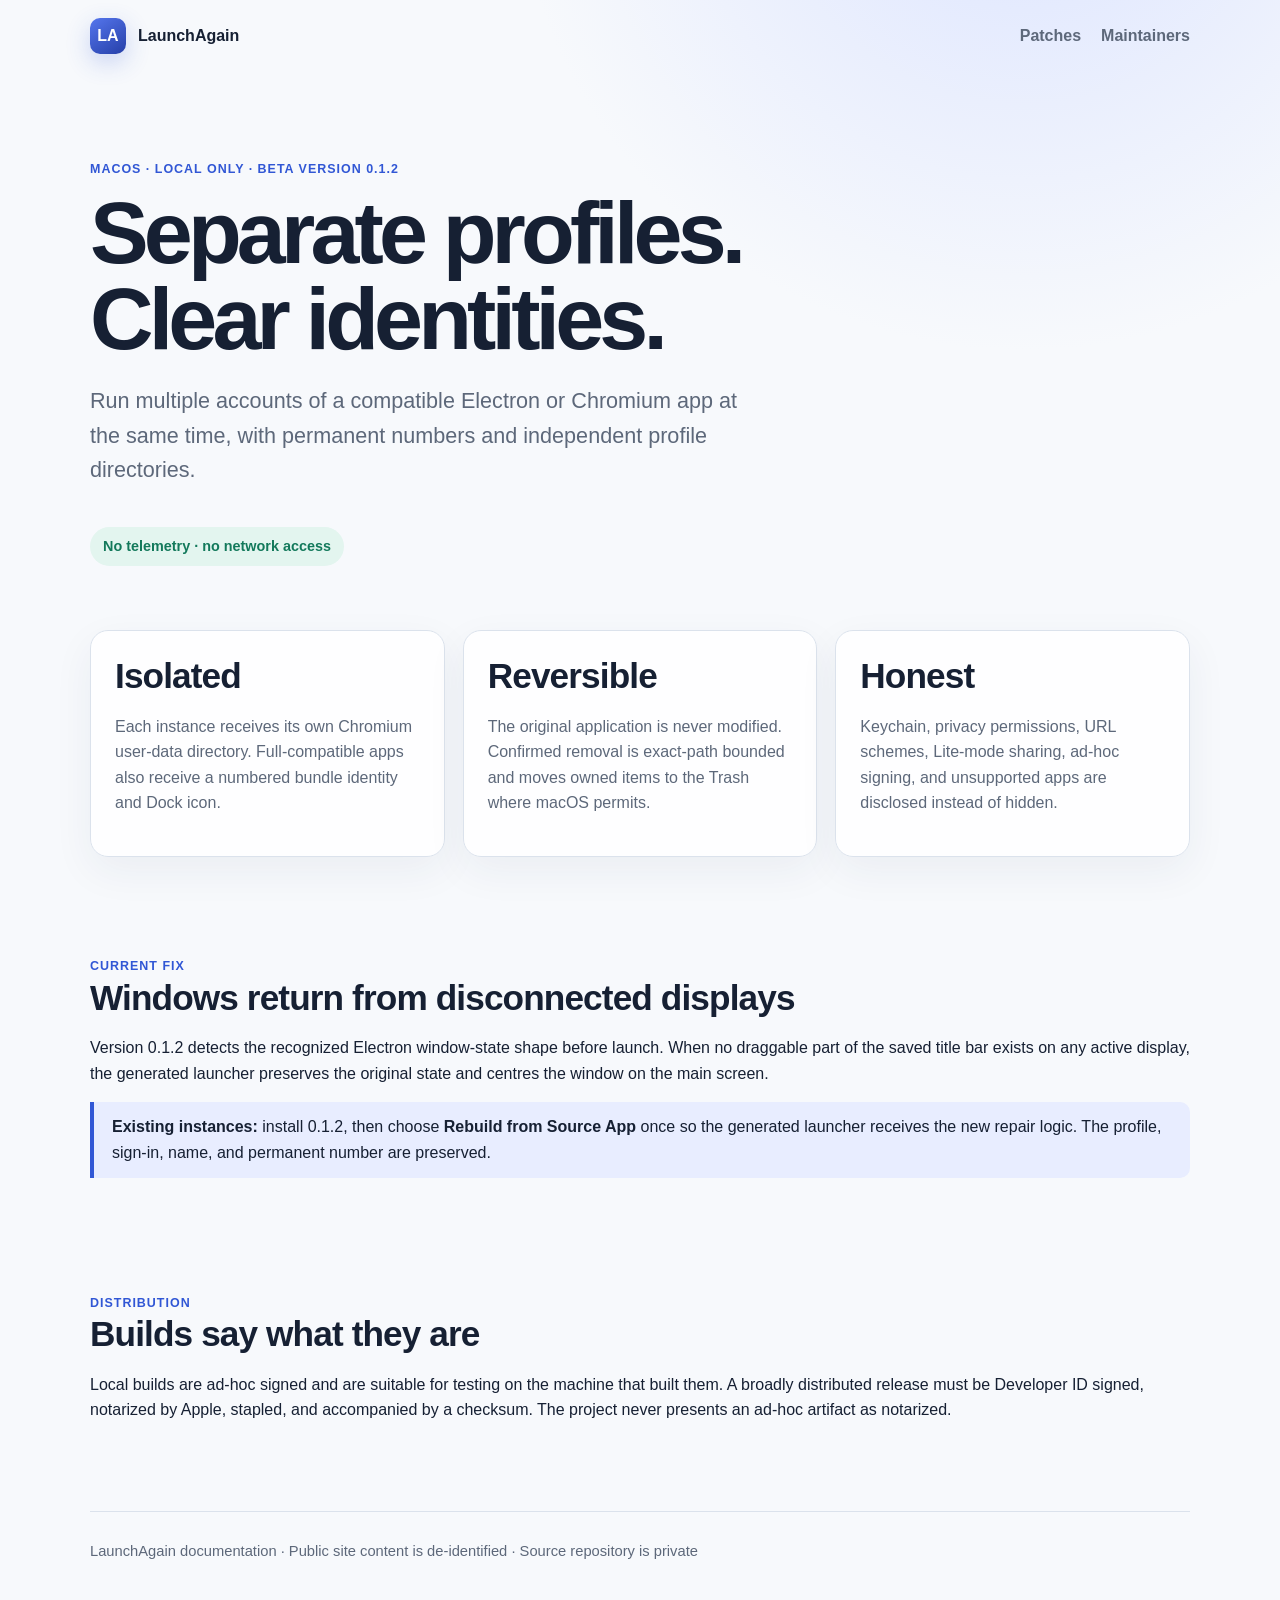
<file: site/index.html>
<!doctype html>
<html lang="en">
<head>
  <meta charset="utf-8">
  <meta name="viewport" content="width=device-width, initial-scale=1">
  <meta name="description" content="LaunchAgain is a local-only macOS utility for running isolated instances of compatible desktop applications.">
  <title>LaunchAgain</title>
  <link rel="icon" href="icon.svg" type="image/svg+xml">
  <link rel="stylesheet" href="styles.css">
</head>
<body>
  <nav aria-label="Primary navigation">
    <a class="brand" href="index.html"><span class="mark" aria-hidden="true">LA</span>LaunchAgain</a>
    <div class="links"><a href="patches.html">Patches</a><a href="maintainers.html">Maintainers</a></div>
  </nav>
  <main>
    <header class="hero">
      <div class="eyebrow">macOS · local only · beta version 0.1.2</div>
      <h1>Separate profiles. Clear identities.</h1>
      <p class="lead">Run multiple accounts of a compatible Electron or Chromium app at the same time, with permanent numbers and independent profile directories.</p>
      <span class="pill">No telemetry · no network access</span>
    </header>
    <section class="grid" aria-label="Project principles">
      <article class="card"><h2>Isolated</h2><p>Each instance receives its own Chromium user-data directory. Full-compatible apps also receive a numbered bundle identity and Dock icon.</p></article>
      <article class="card"><h2>Reversible</h2><p>The original application is never modified. Confirmed removal is exact-path bounded and moves owned items to the Trash where macOS permits.</p></article>
      <article class="card"><h2>Honest</h2><p>Keychain, privacy permissions, URL schemes, Lite-mode sharing, ad-hoc signing, and unsupported apps are disclosed instead of hidden.</p></article>
    </section>
    <section class="section">
      <div class="eyebrow">Current fix</div>
      <h2>Windows return from disconnected displays</h2>
      <p>Version 0.1.2 detects the recognized Electron window-state shape before launch. When no draggable part of the saved title bar exists on any active display, the generated launcher preserves the original state and centres the window on the main screen.</p>
      <p class="callout"><strong>Existing instances:</strong> install 0.1.2, then choose <strong>Rebuild from Source App</strong> once so the generated launcher receives the new repair logic. The profile, sign-in, name, and permanent number are preserved.</p>
    </section>
    <section class="section">
      <div class="eyebrow">Distribution</div>
      <h2>Builds say what they are</h2>
      <p>Local builds are ad-hoc signed and are suitable for testing on the machine that built them. A broadly distributed release must be Developer ID signed, notarized by Apple, stapled, and accompanied by a checksum. The project never presents an ad-hoc artifact as notarized.</p>
    </section>
  </main>
  <footer>LaunchAgain documentation · Public site content is de-identified · Source repository is private</footer>
</body>
</html>
</file>
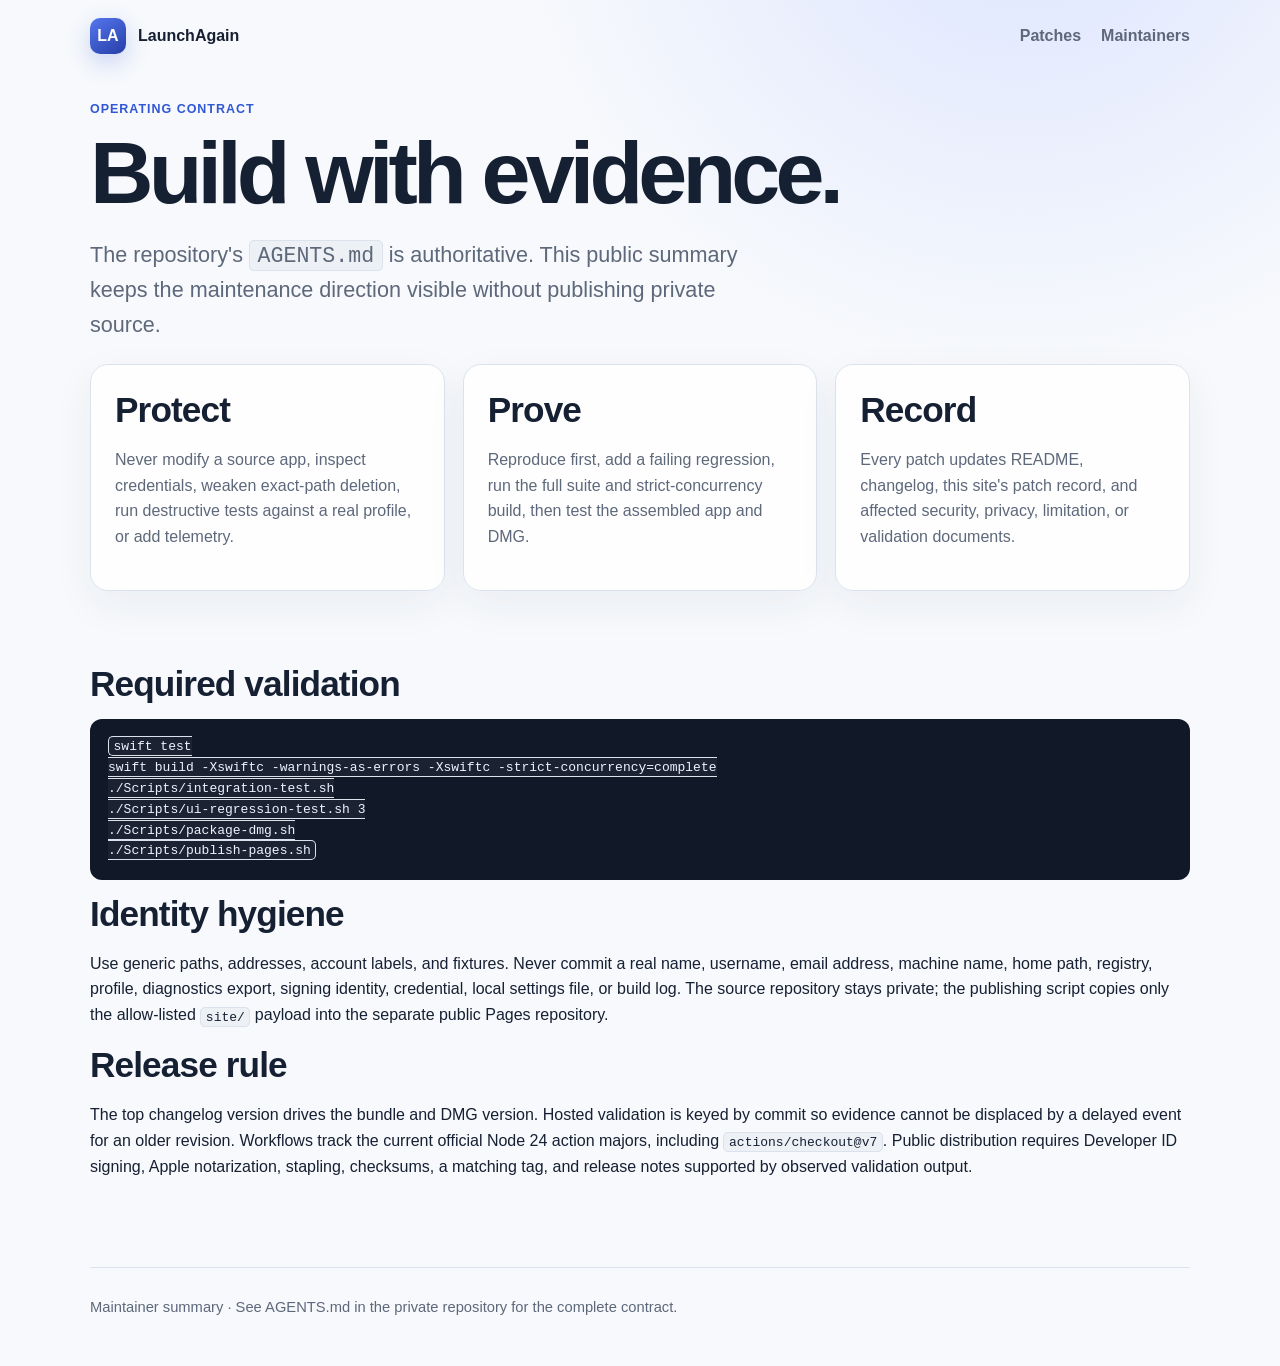
<file: site/maintainers.html>
<!doctype html>
<html lang="en">
<head>
  <meta charset="utf-8">
  <meta name="viewport" content="width=device-width, initial-scale=1">
  <meta name="description" content="LaunchAgain maintainer and AI-agent instructions.">
  <title>Maintainers · LaunchAgain</title>
  <link rel="icon" href="icon.svg" type="image/svg+xml">
  <link rel="stylesheet" href="styles.css">
</head>
<body>
  <nav aria-label="Primary navigation">
    <a class="brand" href="index.html"><span class="mark" aria-hidden="true">LA</span>LaunchAgain</a>
    <div class="links"><a href="patches.html">Patches</a><a href="maintainers.html" aria-current="page">Maintainers</a></div>
  </nav>
  <main class="section">
    <div class="eyebrow">Operating contract</div>
    <h1>Build with evidence.</h1>
    <p class="lead">The repository's <code>AGENTS.md</code> is authoritative. This public summary keeps the maintenance direction visible without publishing private source.</p>
    <section class="grid">
      <article class="card"><h2>Protect</h2><p>Never modify a source app, inspect credentials, weaken exact-path deletion, run destructive tests against a real profile, or add telemetry.</p></article>
      <article class="card"><h2>Prove</h2><p>Reproduce first, add a failing regression, run the full suite and strict-concurrency build, then test the assembled app and DMG.</p></article>
      <article class="card"><h2>Record</h2><p>Every patch updates README, changelog, this site's patch record, and affected security, privacy, limitation, or validation documents.</p></article>
    </section>
    <h2>Required validation</h2>
    <pre><code>swift test
swift build -Xswiftc -warnings-as-errors -Xswiftc -strict-concurrency=complete
./Scripts/integration-test.sh
./Scripts/ui-regression-test.sh 3
./Scripts/package-dmg.sh
./Scripts/publish-pages.sh</code></pre>
    <h2>Identity hygiene</h2>
    <p>Use generic paths, addresses, account labels, and fixtures. Never commit a real name, username, email address, machine name, home path, registry, profile, diagnostics export, signing identity, credential, local settings file, or build log. The source repository stays private; the publishing script copies only the allow-listed <code>site/</code> payload into the separate public Pages repository.</p>
    <h2>Release rule</h2>
    <p>The top changelog version drives the bundle and DMG version. Hosted validation is keyed by commit so evidence cannot be displaced by a delayed event for an older revision. Workflows track the current official Node 24 action majors, including <code>actions/checkout@v7</code>. Public distribution requires Developer ID signing, Apple notarization, stapling, checksums, a matching tag, and release notes supported by observed validation output.</p>
  </main>
  <footer>Maintainer summary · See AGENTS.md in the private repository for the complete contract.</footer>
</body>
</html>
</file>
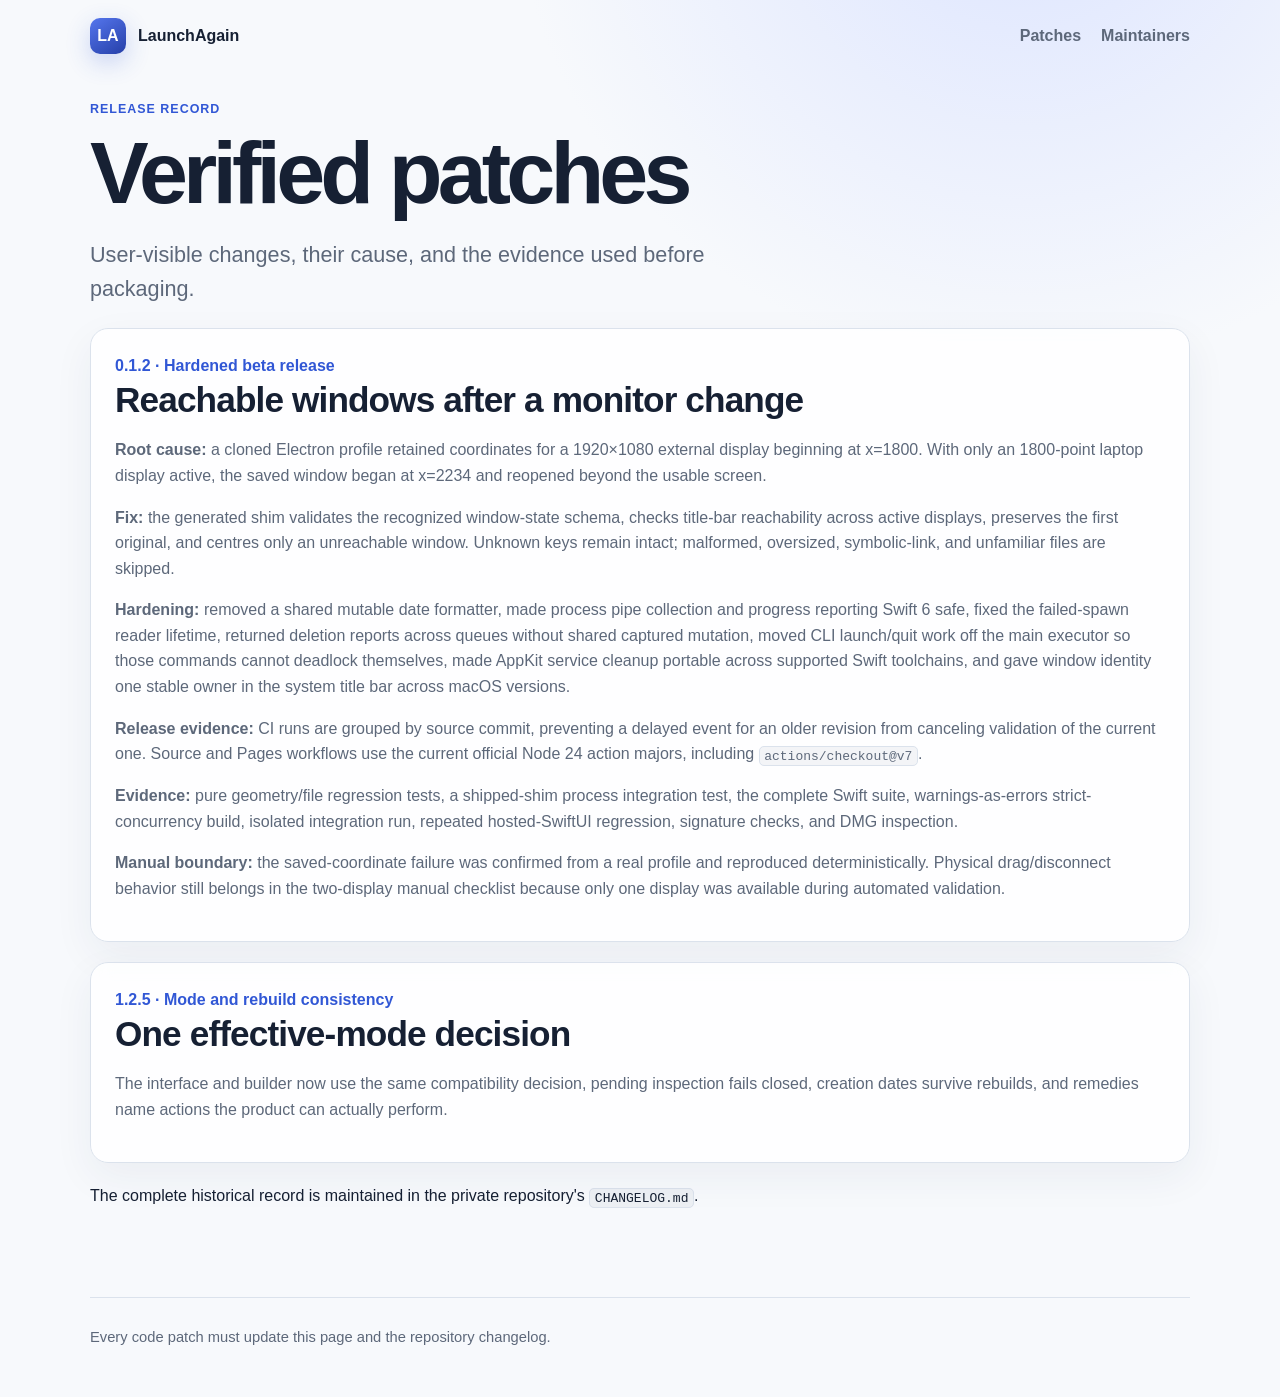
<file: site/patches.html>
<!doctype html>
<html lang="en">
<head>
  <meta charset="utf-8">
  <meta name="viewport" content="width=device-width, initial-scale=1">
  <meta name="description" content="Verified LaunchAgain patches and release notes.">
  <title>Patches · LaunchAgain</title>
  <link rel="icon" href="icon.svg" type="image/svg+xml">
  <link rel="stylesheet" href="styles.css">
</head>
<body>
  <nav aria-label="Primary navigation">
    <a class="brand" href="index.html"><span class="mark" aria-hidden="true">LA</span>LaunchAgain</a>
    <div class="links"><a href="patches.html" aria-current="page">Patches</a><a href="maintainers.html">Maintainers</a></div>
  </nav>
  <main class="section">
    <div class="eyebrow">Release record</div>
    <h1>Verified patches</h1>
    <p class="lead">User-visible changes, their cause, and the evidence used before packaging.</p>
    <article class="release">
      <div class="meta">0.1.2 · Hardened beta release</div>
      <h2>Reachable windows after a monitor change</h2>
      <p><strong>Root cause:</strong> a cloned Electron profile retained coordinates for a 1920×1080 external display beginning at x=1800. With only an 1800-point laptop display active, the saved window began at x=2234 and reopened beyond the usable screen.</p>
      <p><strong>Fix:</strong> the generated shim validates the recognized window-state schema, checks title-bar reachability across active displays, preserves the first original, and centres only an unreachable window. Unknown keys remain intact; malformed, oversized, symbolic-link, and unfamiliar files are skipped.</p>
      <p><strong>Hardening:</strong> removed a shared mutable date formatter, made process pipe collection and progress reporting Swift 6 safe, fixed the failed-spawn reader lifetime, returned deletion reports across queues without shared captured mutation, moved CLI launch/quit work off the main executor so those commands cannot deadlock themselves, made AppKit service cleanup portable across supported Swift toolchains, and gave window identity one stable owner in the system title bar across macOS versions.</p>
      <p><strong>Release evidence:</strong> CI runs are grouped by source commit, preventing a delayed event for an older revision from canceling validation of the current one. Source and Pages workflows use the current official Node 24 action majors, including <code>actions/checkout@v7</code>.</p>
      <p><strong>Evidence:</strong> pure geometry/file regression tests, a shipped-shim process integration test, the complete Swift suite, warnings-as-errors strict-concurrency build, isolated integration run, repeated hosted-SwiftUI regression, signature checks, and DMG inspection.</p>
      <p><strong>Manual boundary:</strong> the saved-coordinate failure was confirmed from a real profile and reproduced deterministically. Physical drag/disconnect behavior still belongs in the two-display manual checklist because only one display was available during automated validation.</p>
    </article>
    <article class="release">
      <div class="meta">1.2.5 · Mode and rebuild consistency</div>
      <h2>One effective-mode decision</h2>
      <p>The interface and builder now use the same compatibility decision, pending inspection fails closed, creation dates survive rebuilds, and remedies name actions the product can actually perform.</p>
    </article>
    <p>The complete historical record is maintained in the private repository's <code>CHANGELOG.md</code>.</p>
  </main>
  <footer>Every code patch must update this page and the repository changelog.</footer>
</body>
</html>
</file>
<file: site/styles.css>
:root {
  color-scheme: light dark;
  --ink: #162033;
  --muted: #5d687a;
  --paper: #f7f9fc;
  --card: rgba(255, 255, 255, 0.82);
  --line: #dbe2ec;
  --brand: #3157d5;
  --brand-soft: #e8edff;
  --ok: #13795b;
  font-family: Inter, ui-sans-serif, -apple-system, BlinkMacSystemFont, "Segoe UI", sans-serif;
}

* { box-sizing: border-box; }
html { scroll-behavior: smooth; }
body {
  margin: 0;
  color: var(--ink);
  background:
    radial-gradient(circle at 80% -10%, #dce4ff 0, transparent 32rem),
    var(--paper);
  line-height: 1.6;
}
a { color: var(--brand); }
nav, main, footer { width: min(1100px, calc(100% - 40px)); margin-inline: auto; }
nav {
  display: flex;
  align-items: center;
  justify-content: space-between;
  min-height: 72px;
  gap: 24px;
}
.brand { display: flex; align-items: center; gap: 12px; font-weight: 750; text-decoration: none; color: var(--ink); }
.mark {
  display: grid;
  place-items: center;
  width: 36px;
  height: 36px;
  color: white;
  background: linear-gradient(145deg, #5576ed, #263fa8);
  border-radius: 10px;
  box-shadow: 0 8px 24px rgba(49, 87, 213, 0.24);
}
.links { display: flex; gap: 20px; flex-wrap: wrap; }
.links a { color: var(--muted); text-decoration: none; font-weight: 600; }
.hero { padding: 88px 0 64px; max-width: 780px; }
.eyebrow { color: var(--brand); font-weight: 750; letter-spacing: .08em; text-transform: uppercase; font-size: .78rem; }
h1 { margin: 10px 0 20px; font-size: clamp(2.7rem, 7vw, 5.5rem); line-height: .98; letter-spacing: -.055em; }
h2 { margin: 0 0 14px; font-size: clamp(1.5rem, 3vw, 2.2rem); line-height: 1.2; letter-spacing: -.025em; }
h3 { margin-top: 0; }
.lead { color: var(--muted); font-size: clamp(1.1rem, 2.4vw, 1.35rem); max-width: 680px; }
.pill { display: inline-flex; margin-top: 18px; padding: 8px 13px; border-radius: 999px; color: var(--ok); background: #e3f5ef; font-weight: 700; font-size: .9rem; }
.grid { display: grid; grid-template-columns: repeat(3, 1fr); gap: 18px; padding-bottom: 72px; }
.card, .release {
  background: var(--card);
  border: 1px solid var(--line);
  border-radius: 18px;
  padding: 24px;
  box-shadow: 0 14px 42px rgba(35, 52, 82, .06);
  backdrop-filter: blur(10px);
}
.card p, .release p, li { color: var(--muted); }
.section { padding: 28px 0 72px; }
.release { margin: 20px 0; }
.release .meta { color: var(--brand); font-weight: 700; }
.callout { border-left: 4px solid var(--brand); padding: 12px 18px; background: var(--brand-soft); border-radius: 0 10px 10px 0; }
code { padding: .12em .35em; border: 1px solid var(--line); border-radius: 5px; background: rgba(128, 140, 160, .09); }
pre { overflow-x: auto; padding: 18px; border-radius: 12px; background: #111827; color: #eef2ff; }
footer { border-top: 1px solid var(--line); padding: 28px 0 48px; color: var(--muted); font-size: .92rem; }
@media (max-width: 760px) {
  nav { align-items: flex-start; padding: 18px 0; }
  .links { justify-content: flex-end; gap: 10px 16px; }
  .hero { padding-top: 54px; }
  .grid { grid-template-columns: 1fr; }
}
@media (prefers-color-scheme: dark) {
  :root { --ink: #edf2ff; --muted: #aeb8ca; --paper: #0e1420; --card: rgba(23, 32, 49, .86); --line: #2e3b51; --brand: #91a8ff; --brand-soft: #202d5b; --ok: #72d9ba; }
  body { background: radial-gradient(circle at 80% -10%, #202d5b 0, transparent 32rem), var(--paper); }
  .pill { background: #14392f; }
}
</file>
